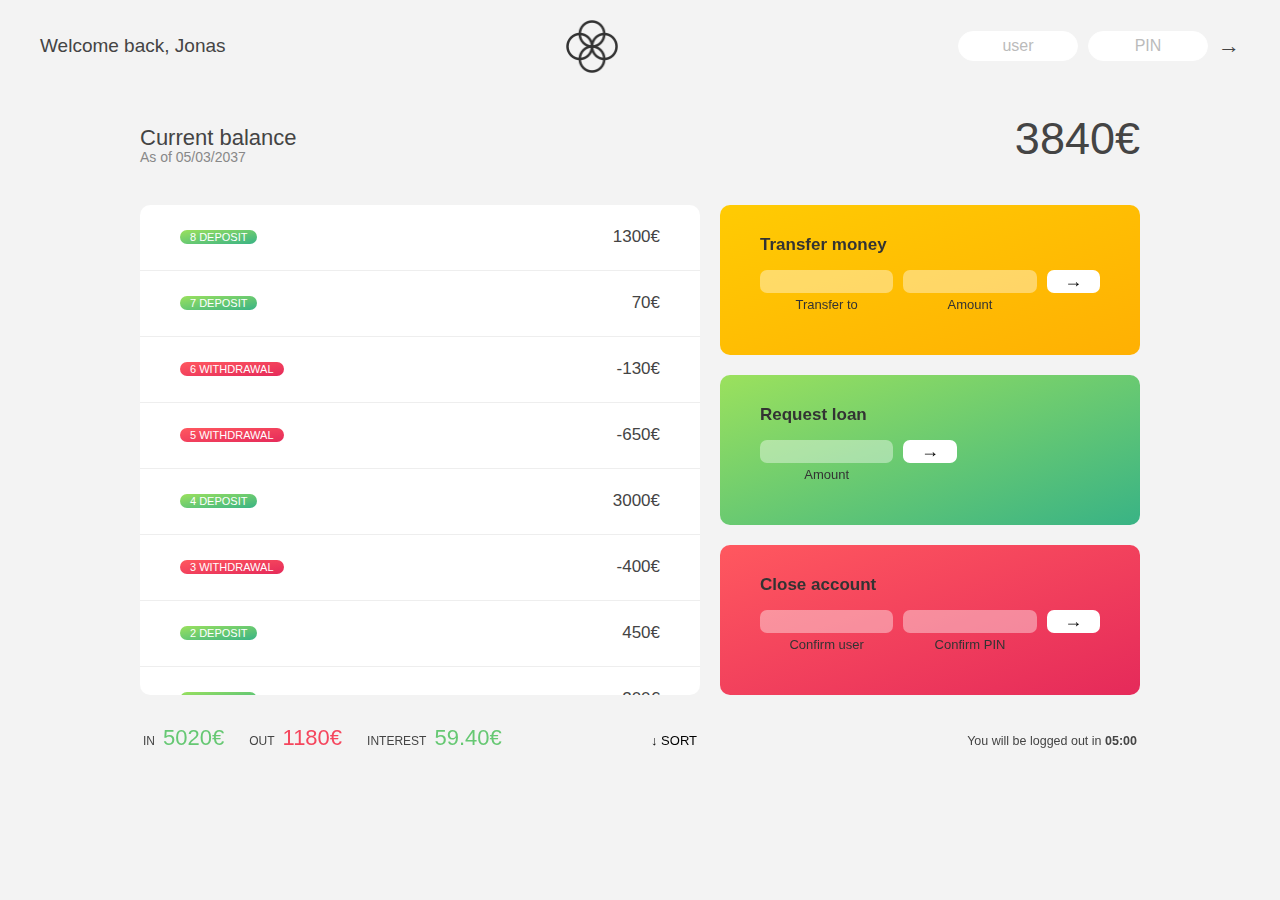
<file: img/Bankist.html>
<!DOCTYPE html>
<!-- saved from url=(0032)http://127.0.0.1:5500/index.html -->
<html lang="en"><head><meta http-equiv="Content-Type" content="text/html; charset=UTF-8">
    
    <meta name="viewport" content="width=device-width, initial-scale=1.0">
    <meta http-equiv="X-UA-Compatible" content="ie=edge">
    <link rel="shortcut icon" type="image/png" href="http://127.0.0.1:5500/icon.png">

    <link href="./Bankist_files/css" rel="stylesheet">

    <link rel="stylesheet" href="./Bankist_files/style.css">
    <title>Bankist</title>
  </head>
  <body>
    <!-- TOP NAVIGATION -->
    <nav>
      <p class="welcome">Welcome back, Jonas</p>
      <img src="./Bankist_files/logo.png" alt="Logo" class="logo">
      <form class="login">
        <input type="text" placeholder="user" class="login__input login__input--user">
        <!-- In practice, use type="password" -->
        <input type="text" placeholder="PIN" maxlength="4" class="login__input login__input--pin">
        <button class="login__btn">→</button>
      </form>
    </nav>

    <main class="app" style="opacity: 1;">
      <!-- BALANCE -->
      <div class="balance">
        <div>
          <p class="balance__label">Current balance</p>
          <p class="balance__date">
            As of <span class="date">05/03/2037</span>
          </p>
        </div>
        <p class="balance__value">3840€</p>
      </div>

      <!-- MOVEMENTS -->
      <div class="movements">
      <div class="movements__row">
        <div class="movements__type movements__type--deposit">8 deposit</div>
        <div class="movements__value">1300€</div>
      </div>
    
      <div class="movements__row">
        <div class="movements__type movements__type--deposit">7 deposit</div>
        <div class="movements__value">70€</div>
      </div>
    
      <div class="movements__row">
        <div class="movements__type movements__type--withdrawal">6 withdrawal</div>
        <div class="movements__value">-130€</div>
      </div>
    
      <div class="movements__row">
        <div class="movements__type movements__type--withdrawal">5 withdrawal</div>
        <div class="movements__value">-650€</div>
      </div>
    
      <div class="movements__row">
        <div class="movements__type movements__type--deposit">4 deposit</div>
        <div class="movements__value">3000€</div>
      </div>
    
      <div class="movements__row">
        <div class="movements__type movements__type--withdrawal">3 withdrawal</div>
        <div class="movements__value">-400€</div>
      </div>
    
      <div class="movements__row">
        <div class="movements__type movements__type--deposit">2 deposit</div>
        <div class="movements__value">450€</div>
      </div>
    
      <div class="movements__row">
        <div class="movements__type movements__type--deposit">1 deposit</div>
        <div class="movements__value">200€</div>
      </div>
    </div>

      <!-- SUMMARY -->
      <div class="summary">
        <p class="summary__label">In</p>
        <p class="summary__value summary__value--in">5020€</p>
        <p class="summary__label">Out</p>
        <p class="summary__value summary__value--out">1180€</p>
        <p class="summary__label">Interest</p>
        <p class="summary__value summary__value--interest">59.40€</p>
        <button class="btn--sort">↓ SORT</button>
      </div>

      <!-- OPERATION: TRANSFERS -->
      <div class="operation operation--transfer">
        <h2>Transfer money</h2>
        <form class="form form--transfer">
          <input type="text" class="form__input form__input--to">
          <input type="number" class="form__input form__input--amount">
          <button class="form__btn form__btn--transfer">→</button>
          <label class="form__label">Transfer to</label>
          <label class="form__label">Amount</label>
        </form>
      </div>

      <!-- OPERATION: LOAN -->
      <div class="operation operation--loan">
        <h2>Request loan</h2>
        <form class="form form--loan">
          <input type="number" class="form__input form__input--loan-amount">
          <button class="form__btn form__btn--loan">→</button>
          <label class="form__label form__label--loan">Amount</label>
        </form>
      </div>

      <!-- OPERATION: CLOSE -->
      <div class="operation operation--close">
        <h2>Close account</h2>
        <form class="form form--close">
          <input type="text" class="form__input form__input--user">
          <input type="password" maxlength="6" class="form__input form__input--pin">
          <button class="form__btn form__btn--close">→</button>
          <label class="form__label">Confirm user</label>
          <label class="form__label">Confirm PIN</label>
        </form>
      </div>

      <!-- LOGOUT TIMER -->
      <p class="logout-timer">
        You will be logged out in <span class="timer">05:00</span>
      </p>
    </main>

    <!-- <footer>
      &copy; by Jonas Schmedtmann. Don't claim as your own :)
    </footer> -->

    <script src="./Bankist_files/script.js"></script>
  <!-- Code injected by live-server -->
<script type="text/javascript">
	// <![CDATA[  <-- For SVG support
	if ('WebSocket' in window) {
		(function () {
			function refreshCSS() {
				var sheets = [].slice.call(document.getElementsByTagName("link"));
				var head = document.getElementsByTagName("head")[0];
				for (var i = 0; i < sheets.length; ++i) {
					var elem = sheets[i];
					var parent = elem.parentElement || head;
					parent.removeChild(elem);
					var rel = elem.rel;
					if (elem.href && typeof rel != "string" || rel.length == 0 || rel.toLowerCase() == "stylesheet") {
						var url = elem.href.replace(/(&|\?)_cacheOverride=\d+/, '');
						elem.href = url + (url.indexOf('?') >= 0 ? '&' : '?') + '_cacheOverride=' + (new Date().valueOf());
					}
					parent.appendChild(elem);
				}
			}
			var protocol = window.location.protocol === 'http:' ? 'ws://' : 'wss://';
			var address = protocol + window.location.host + window.location.pathname + '/ws';
			var socket = new WebSocket(address);
			socket.onmessage = function (msg) {
				if (msg.data == 'reload') window.location.reload();
				else if (msg.data == 'refreshcss') refreshCSS();
			};
			if (sessionStorage && !sessionStorage.getItem('IsThisFirstTime_Log_From_LiveServer')) {
				console.log('Live reload enabled.');
				sessionStorage.setItem('IsThisFirstTime_Log_From_LiveServer', true);
			}
		})();
	}
	else {
		console.error('Upgrade your browser. This Browser is NOT supported WebSocket for Live-Reloading.');
	}
	// ]]>
</script>

</body></html>
</file>
<file: img/Bankist_files/style.css>
/*
 * Use this CSS to learn some intersting techniques,
 * in case you're wondering how I built the UI.
 * Have fun! 😁
 */

* {
  margin: 0;
  padding: 0;
  box-sizing: inherit;
}

html {
  font-size: 62.5%;
  box-sizing: border-box;
}

body {
  font-family: "Poppins", sans-serif;
  color: #444;
  background-color: #f3f3f3;
  height: 100vh;
  padding: 2rem;
}

nav {
  display: flex;
  justify-content: space-between;
  align-items: center;
  padding: 0 2rem;
}

.welcome {
  font-size: 1.9rem;
  font-weight: 500;
}

.logo {
  height: 5.25rem;
}

.login {
  display: flex;
}

.login__input {
  border: none;
  padding: 0.5rem 2rem;
  font-size: 1.6rem;
  font-family: inherit;
  text-align: center;
  width: 12rem;
  border-radius: 10rem;
  margin-right: 1rem;
  color: inherit;
  border: 1px solid #fff;
  transition: all 0.3s;
}

.login__input:focus {
  outline: none;
  border: 1px solid #ccc;
}

.login__input::placeholder {
  color: #bbb;
}

.login__btn {
  border: none;
  background: none;
  font-size: 2.2rem;
  color: inherit;
  cursor: pointer;
  transition: all 0.3s;
}

.login__btn:hover,
.login__btn:focus,
.btn--sort:hover,
.btn--sort:focus {
  outline: none;
  color: #777;
}

/* MAIN */
.app {
  position: relative;
  max-width: 100rem;
  margin: 4rem auto;
  display: grid;
  grid-template-columns: 4fr 3fr;
  grid-template-rows: auto repeat(3, 15rem) auto;
  gap: 2rem;

  /* NOTE This creates the fade in/out anumation */
  opacity: 0;
  transition: all 1s;
}

.balance {
  grid-column: 1 / span 2;
  display: flex;
  align-items: flex-end;
  justify-content: space-between;
  margin-bottom: 2rem;
}

.balance__label {
  font-size: 2.2rem;
  font-weight: 500;
  margin-bottom: -0.2rem;
}

.balance__date {
  font-size: 1.4rem;
  color: #888;
}

.balance__value {
  font-size: 4.5rem;
  font-weight: 400;
}

/* MOVEMENTS */
.movements {
  grid-row: 2 / span 3;
  background-color: #fff;
  border-radius: 1rem;
  overflow: scroll;
}

.movements__row {
  padding: 2.25rem 4rem;
  display: flex;
  align-items: center;
  border-bottom: 1px solid #eee;
}

.movements__type {
  font-size: 1.1rem;
  text-transform: uppercase;
  font-weight: 500;
  color: #fff;
  padding: 0.1rem 1rem;
  border-radius: 10rem;
  margin-right: 2rem;
}

.movements__date {
  font-size: 1.1rem;
  text-transform: uppercase;
  font-weight: 500;
  color: #666;
}

.movements__type--deposit {
  background-image: linear-gradient(to top left, #39b385, #9be15d);
}

.movements__type--withdrawal {
  background-image: linear-gradient(to top left, #e52a5a, #ff585f);
}

.movements__value {
  font-size: 1.7rem;
  margin-left: auto;
}

/* SUMMARY */
.summary {
  grid-row: 5 / 6;
  display: flex;
  align-items: baseline;
  padding: 0 0.3rem;
  margin-top: 1rem;
}

.summary__label {
  font-size: 1.2rem;
  font-weight: 500;
  text-transform: uppercase;
  margin-right: 0.8rem;
}

.summary__value {
  font-size: 2.2rem;
  margin-right: 2.5rem;
}

.summary__value--in,
.summary__value--interest {
  color: #66c873;
}

.summary__value--out {
  color: #f5465d;
}

.btn--sort {
  margin-left: auto;
  border: none;
  background: none;
  font-size: 1.3rem;
  font-weight: 500;
  cursor: pointer;
}

/* OPERATIONS */
.operation {
  border-radius: 1rem;
  padding: 3rem 4rem;
  color: #333;
}

.operation--transfer {
  background-image: linear-gradient(to top left, #ffb003, #ffcb03);
}

.operation--loan {
  background-image: linear-gradient(to top left, #39b385, #9be15d);
}

.operation--close {
  background-image: linear-gradient(to top left, #e52a5a, #ff585f);
}

h2 {
  margin-bottom: 1.5rem;
  font-size: 1.7rem;
  font-weight: 600;
  color: #333;
}

.form {
  display: grid;
  grid-template-columns: 2.5fr 2.5fr 1fr;
  grid-template-rows: auto auto;
  gap: 0.4rem 1rem;
}

/* Exceptions for interst */
.form.form--loan {
  grid-template-columns: 2.5fr 1fr 2.5fr;
}
.form__label--loan {
  grid-row: 2;
}
/* End exceptions */

.form__input {
  width: 100%;
  border: none;
  background-color: rgba(255, 255, 255, 0.4);
  font-family: inherit;
  font-size: 1.5rem;
  text-align: center;
  color: #333;
  padding: 0.3rem 1rem;
  border-radius: 0.7rem;
  transition: all 0.3s;
}

.form__input:focus {
  outline: none;
  background-color: rgba(255, 255, 255, 0.6);
}

.form__label {
  font-size: 1.3rem;
  text-align: center;
}

.form__btn {
  border: none;
  border-radius: 0.7rem;
  font-size: 1.8rem;
  background-color: #fff;
  cursor: pointer;
  transition: all 0.3s;
}

.form__btn:focus {
  outline: none;
  background-color: rgba(255, 255, 255, 0.8);
}

.logout-timer {
  padding: 0 0.3rem;
  margin-top: 1.9rem;
  text-align: right;
  font-size: 1.25rem;
}

.timer {
  font-weight: 600;
}
</file>
